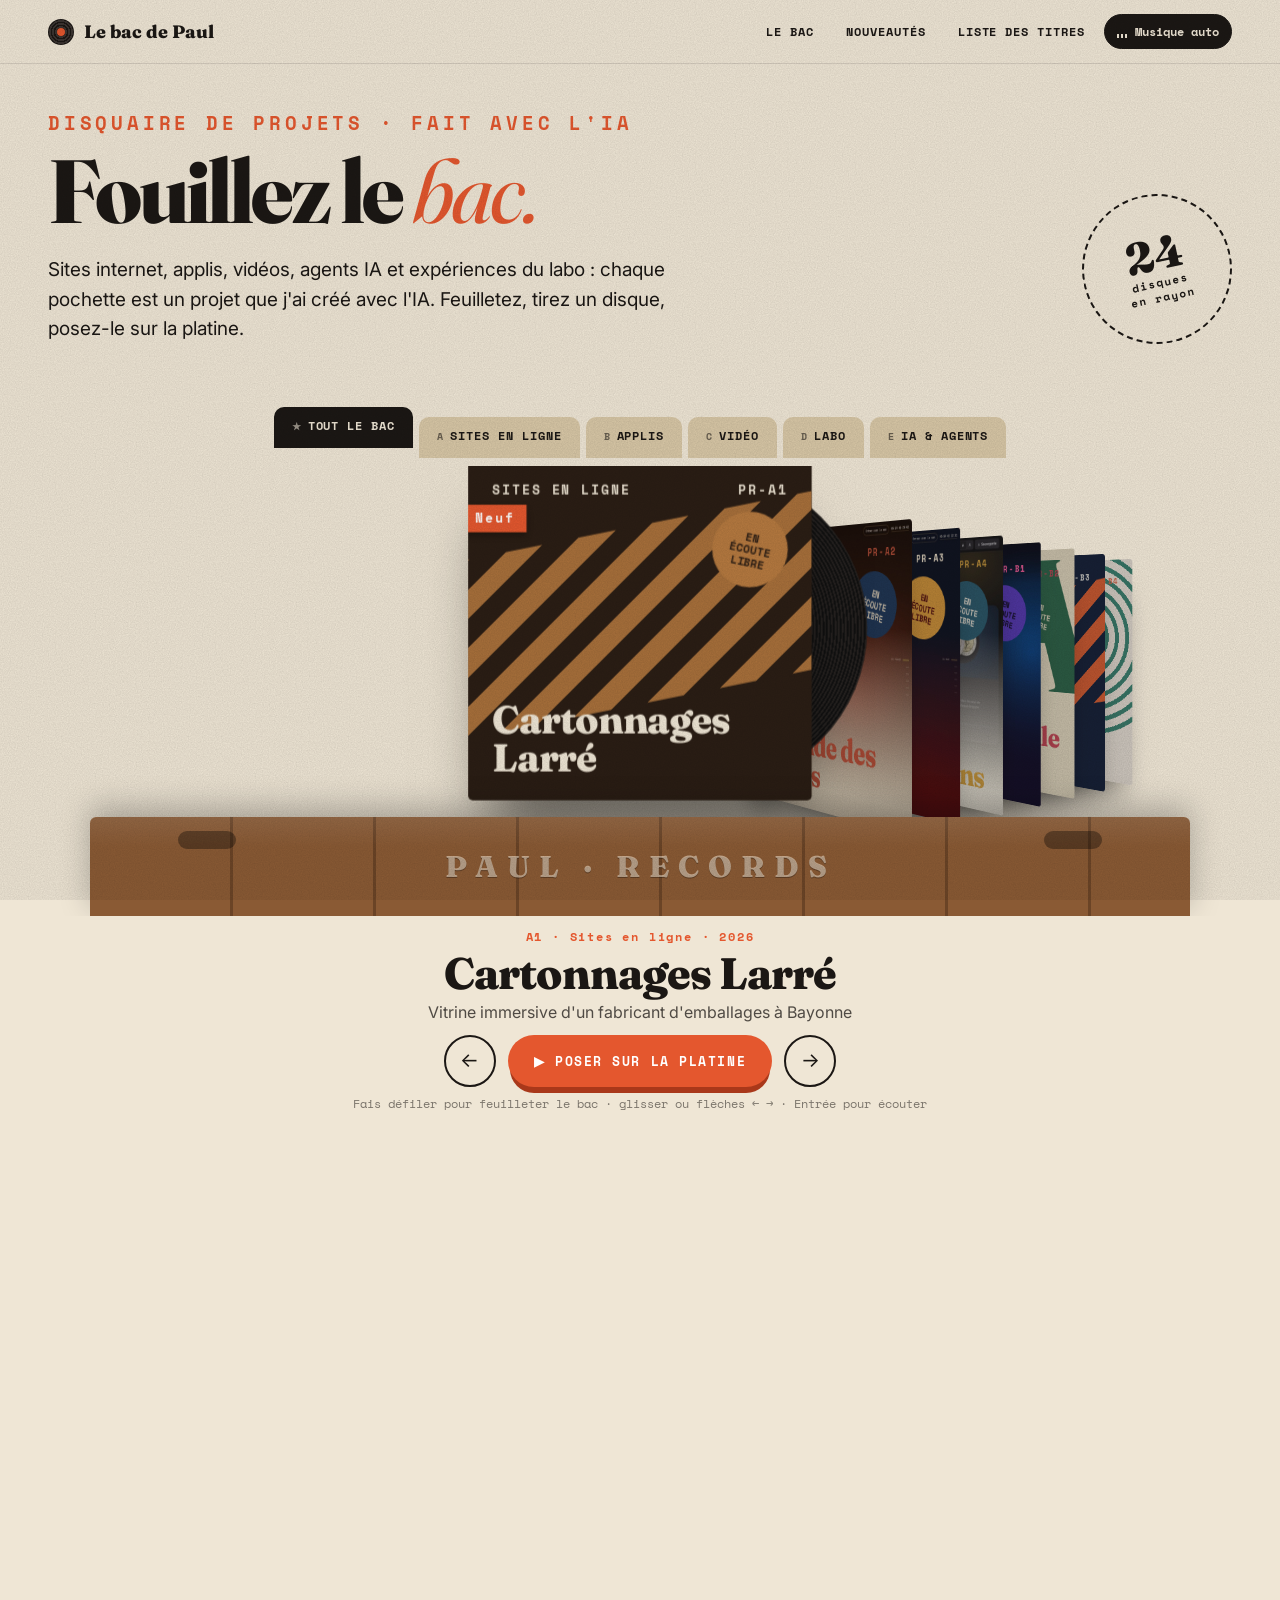
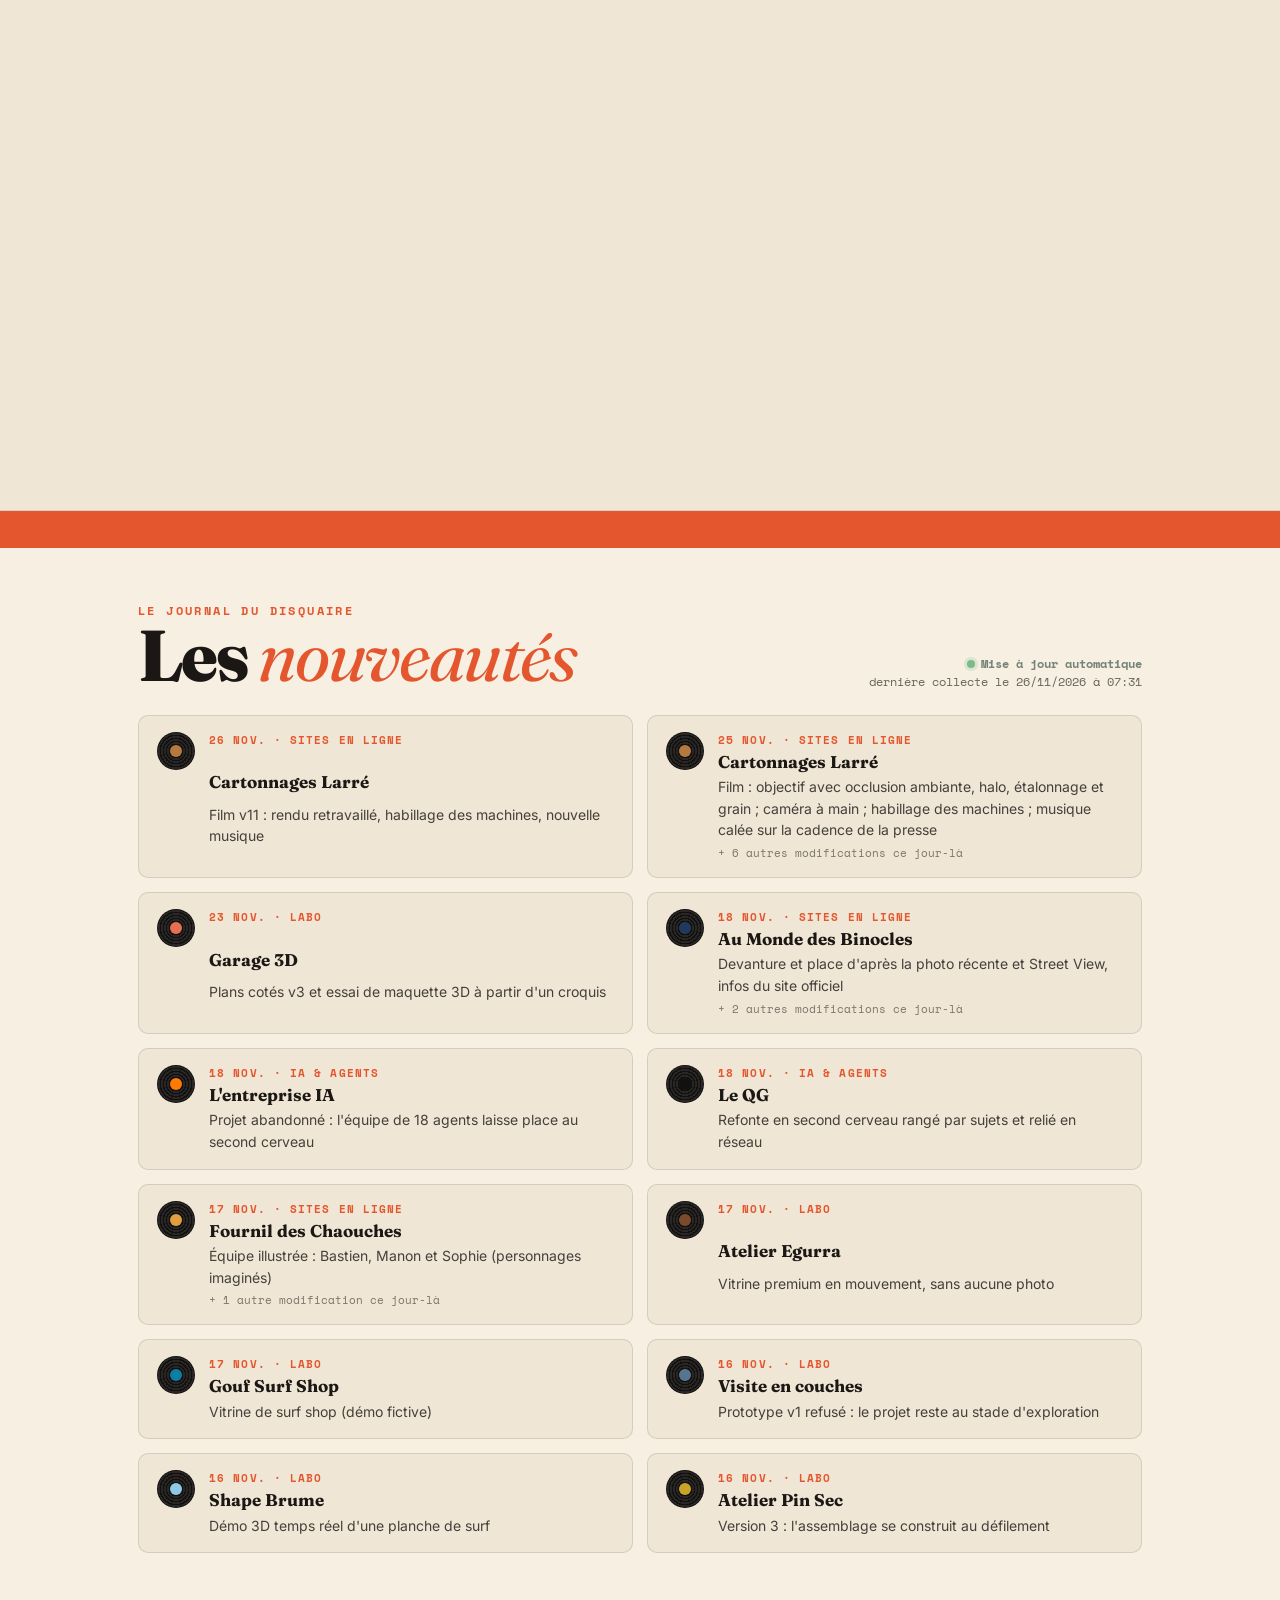
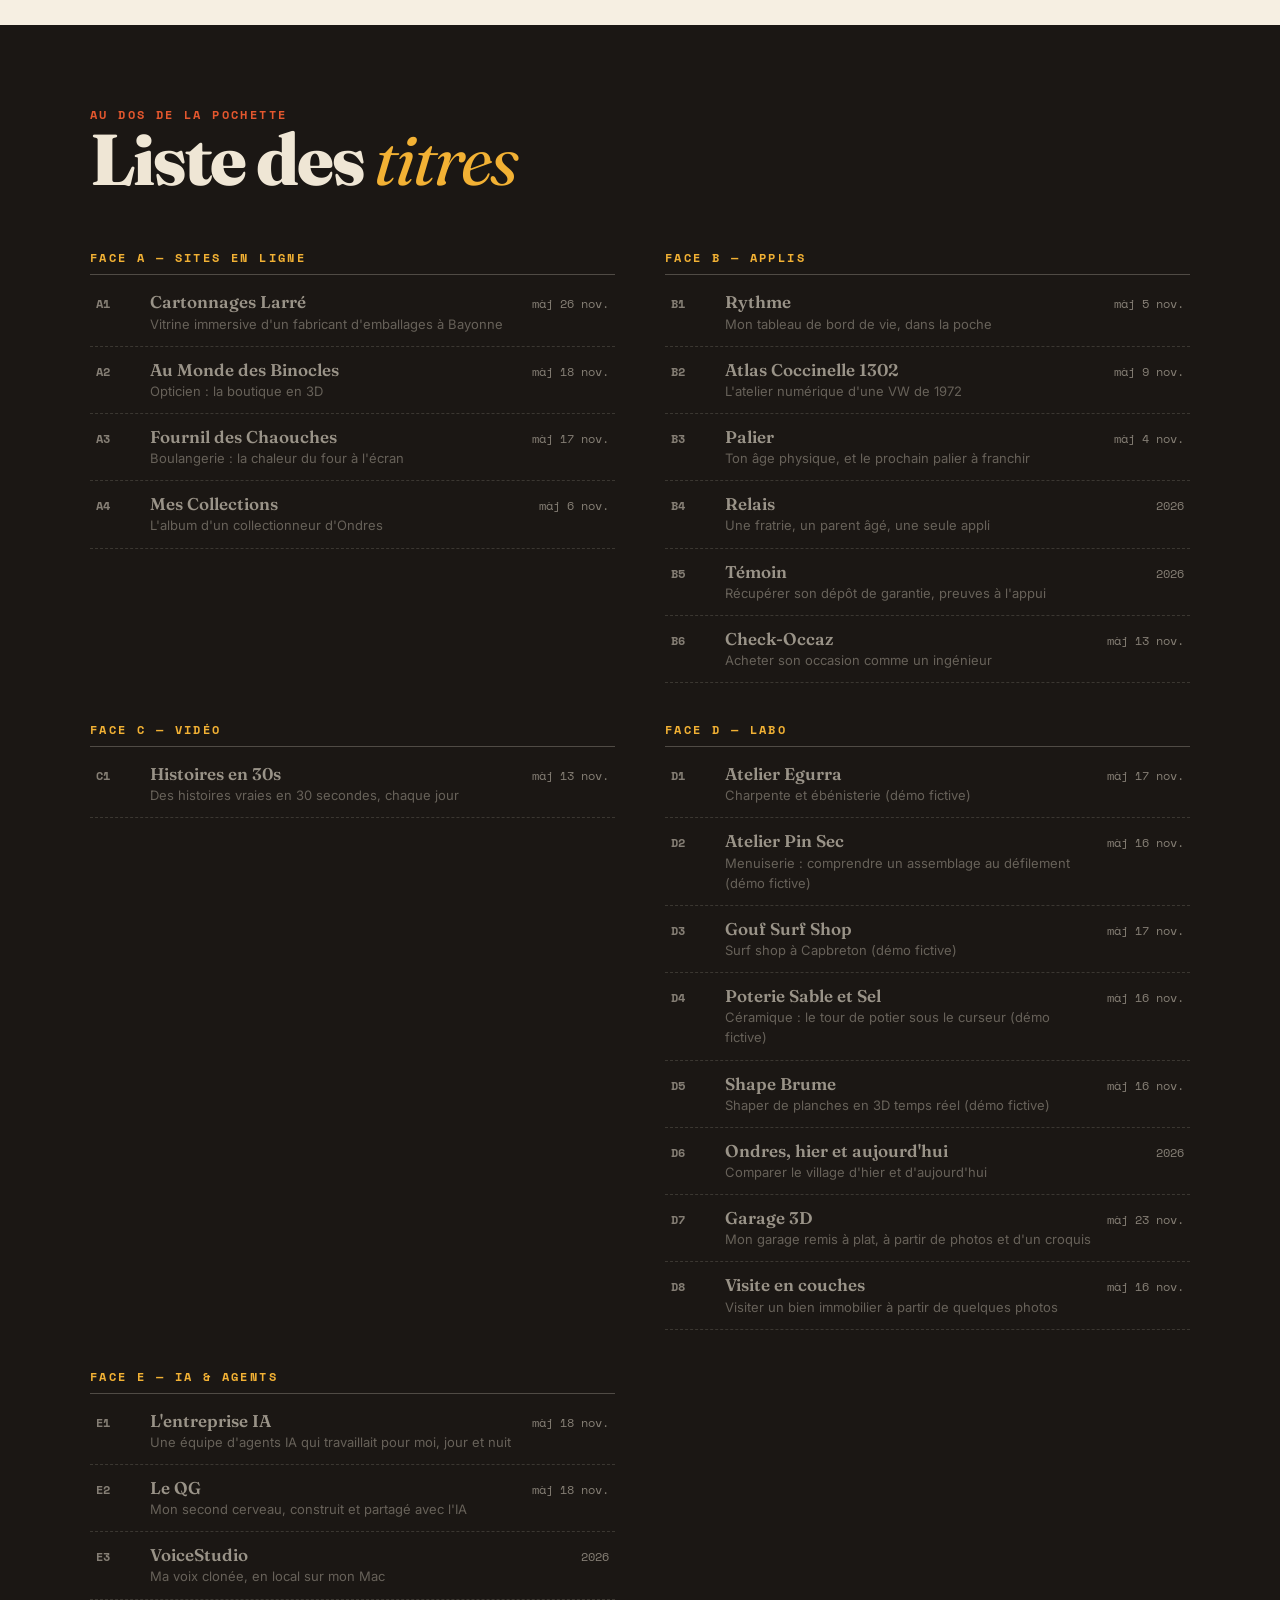
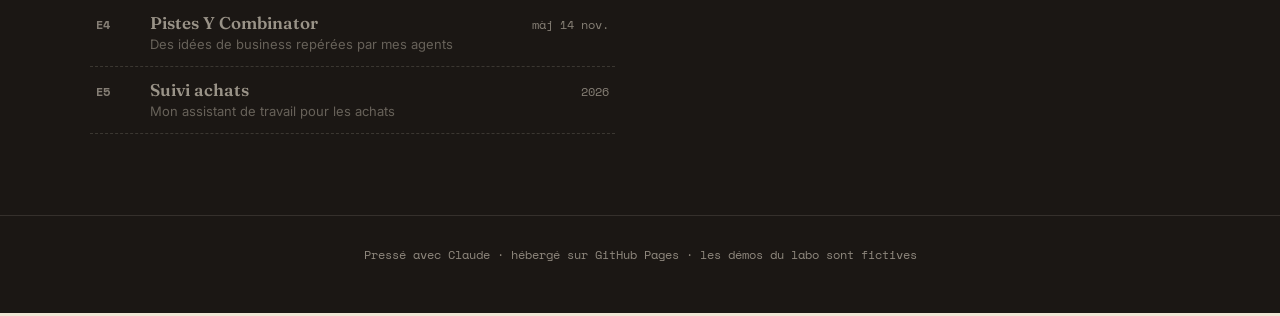
<file: index.html>
<!doctype html>
<html lang="fr">
<head>
<meta charset="utf-8">
<meta name="viewport" content="width=device-width,initial-scale=1">
<title>Le bac à projets de Paul — sites, applis et créations IA</title>
<meta name="description" content="Fouillez le bac : sites internet, applications, vidéos et prototypes créés par Paul avec l'IA.">
<meta name="theme-color" content="#efe6d5">
<link rel="icon" href="data:image/svg+xml,%3Csvg xmlns='http://www.w3.org/2000/svg' viewBox='0 0 32 32'%3E%3Ccircle cx='16' cy='16' r='15' fill='%231b1714'/%3E%3Ccircle cx='16' cy='16' r='5' fill='%23e4572e'/%3E%3C/svg%3E">
<link rel="preconnect" href="https://fonts.googleapis.com"><link rel="preconnect" href="https://fonts.gstatic.com" crossorigin>
<link href="https://fonts.googleapis.com/css2?family=Fraunces:ital,opsz,wght@0,9..144,400;0,9..144,600;0,9..144,800;1,9..144,400&family=Inter:wght@400;600&family=Space+Mono:wght@400;700&display=swap" rel="stylesheet">
<link rel="stylesheet" href="style.css?v=11">
<script>
/* Mise à jour automatique : si une version plus récente est en ligne, on la charge
   (le navigateur garde sinon l'ancienne page jusqu'à 10 minutes). */
window.BAC_VERSION = 11;
fetch("version.json", { cache: "no-store" }).then(r => r.json()).then(v => {
  if (v.version > window.BAC_VERSION) {
    const u = new URL(location.href); u.searchParams.set("v", v.version);
    if (u.href !== location.href) location.replace(u.href);
  }
}).catch(() => {});
</script>
</head>
<body>
<header class="top">
  <a class="logo" href="#bac"><i></i>Le bac de Paul</a>
  <nav>
    <a href="#bac">Le bac</a>
    <a href="#nouveautes">Nouveautés</a>
    <a href="#titres">Liste des titres</a>
    <button class="sound" id="sound" aria-pressed="true" title="Lancer automatiquement la bande-son de chaque disque"><span class="eq"><b></b><b></b><b></b></span><span id="soundTxt">Musique auto</span></button>
  </nav>
</header>

<main>
  <section class="hero">
    <div>
      <p class="kicker">Disquaire de projets · fait avec l'IA</p>
      <h1>Fouillez <br>le <em>bac.</em></h1>
      <p>Sites internet, applis, vidéos, agents IA et expériences du labo : chaque pochette est un projet que j'ai créé avec l'IA. Feuilletez, tirez un disque, posez-le sur la platine.</p>
    </div>
    <div class="stamp"><div><b id="count">0</b>disques<br>en rayon</div></div>
  </section>

  <section id="bac" class="bac-scroll" aria-label="Le bac à disques">
   <div class="bac-sticky">
    <div class="dividers" id="dividers" role="toolbar" aria-label="Filtrer par face"></div>
    <div class="crate" id="crate">
      <div class="rail" id="rail"></div>
      <div class="crate-front"><span>Paul · Records</span></div>
    </div>
    <div class="now" aria-live="polite">
      <div class="n" id="nowN"></div>
      <h2 id="nowT"></h2>
      <p id="nowS"></p>
    </div>
    <div class="controls">
      <button class="ctl" id="prev" aria-label="Disque précédent">←</button>
      <button class="play" id="play">▶ Poser sur la platine</button>
      <button class="ctl" id="next" aria-label="Disque suivant">→</button>
    </div>
    <p class="hint">Fais défiler pour feuilleter le bac · glisser ou flèches ← → · Entrée pour écouter</p>
   </div>
  </section>

  <section class="news" id="nouveautes" hidden>
    <div class="ticker" aria-hidden="true"><div class="ticker-in" id="ticker"></div></div>
    <div class="inner">
      <div class="news-head">
        <div><p class="kicker">Le journal du disquaire</p><h2>Les <em>nouveautés</em></h2></div>
        <p class="stamp-auto" id="newsStamp"></p>
      </div>
      <ol class="feed" id="feed"></ol>
    </div>
  </section>

  <section class="tracklist" id="titres">
    <div class="inner">
      <p class="kicker">Au dos de la pochette</p>
      <h2>Liste des <em>titres</em></h2>
      <div class="sides" id="sides"></div>
    </div>
  </section>
</main>
<footer>Pressé avec Claude · hébergé sur GitHub Pages · les démos du labo sont fictives</footer>

<div class="player" id="player" role="dialog" aria-modal="true" aria-labelledby="pTitle" aria-hidden="true">
  <button class="close" id="close">Ranger le disque ✕</button>
  <div class="deck">
    <div class="tt-wrap">
    <div class="tt">
      <div class="platter"><div class="vinyl" id="vinyl" title="Fais tourner le disque à la main pour scratcher"><div class="label" id="vlabel"></div></div></div>
      <div class="arm-rest" aria-hidden="true"></div>
      <div class="arm" title="Glisse le diamant sur le disque pour lancer la musique"><i></i></div>
      <div class="knob" aria-hidden="true"></div>
      <div class="ss-wrap">
        <button class="ss" id="ss" aria-pressed="false" aria-label="Start" title="Start / Stop (barre d'espace)"></button>
        <span class="ss-txt">Start · Stop</span>
      </div>
      <span class="strobe" aria-hidden="true"></span>
      <span class="brand" aria-hidden="true">Paul · Records</span>
    </div>
    <p class="deck-tip">Appuie sur Start, ou glisse le diamant sur le disque. Fais tourner le vinyle à la main pour scratcher.</p>
    </div>
    <article class="notes" id="notes">
      <figure class="polaroid" id="polaroid" hidden><img id="pImg" alt=""><figcaption>aperçu</figcaption></figure>
      <div class="n"><span id="pN"></span><span id="pY"></span></div>
      <h2 id="pTitle"></h2>
      <p class="tag" id="pTag"></p>
      <p class="desc" id="pDesc"></p>
      <h4>Pistes</h4><ol id="pTracks"></ol>
      <h4>Matériel</h4><div class="chips" id="pTech"></div>
      <div class="spot" id="pSpot" hidden><h4>Bande-son <span id="pSong"></span></h4><div class="spot-player"></div></div>
      <div class="btns" id="pLinks"></div>
      <div class="pnav"><button id="pPrev">← Disque précédent</button><button id="pNext">Disque suivant →</button></div>
    </article>
  </div>
</div>

<script src="projects.js?v=11"></script>
<script src="app.js?v=11"></script>
</body>
</html>
</file>
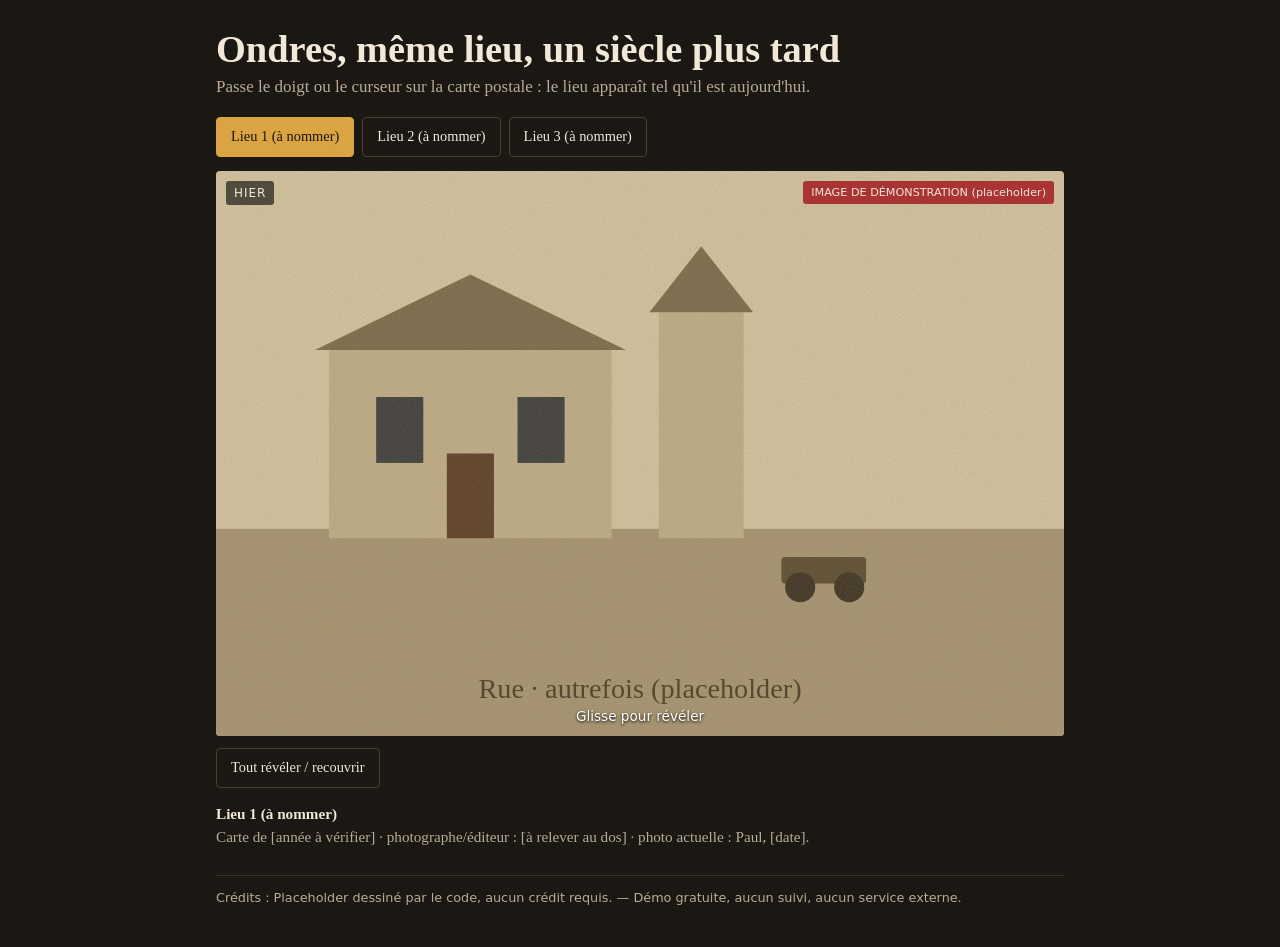
<file: labo/ondres/index.html>
<!doctype html>
<html lang="fr">
<head>
<meta charset="utf-8">
<meta name="viewport" content="width=device-width, initial-scale=1">
<title>Ondres, hier et aujourd'hui (démo)</title>
<style>
:root{--bg:#1b1713;--fg:#f1e8d8;--muted:#b9ab94;--accent:#d9a441}
*{box-sizing:border-box}
body{margin:0;background:var(--bg);color:var(--fg);font:17px/1.5 Georgia,"Times New Roman",serif;min-height:100vh}
main{max-width:880px;margin:0 auto;padding:20px 16px 40px}
h1{font-size:clamp(1.6rem,5vw,2.4rem);line-height:1.1;margin:.2em 0 .1em}
.sub{color:var(--muted);margin:0 0 18px}
nav{display:flex;gap:8px;flex-wrap:wrap;margin-bottom:14px}
nav button,.tools button{font:inherit;font-size:.9rem;padding:8px 14px;border:1px solid #4a4033;background:transparent;color:var(--fg);border-radius:4px;cursor:pointer}
nav button[aria-pressed=true]{background:var(--accent);color:#1b1713;border-color:var(--accent)}
button:focus-visible,#stage:focus-visible{outline:3px solid var(--accent);outline-offset:2px}
#stage{position:relative;width:100%;aspect-ratio:3/2;overflow:hidden;border-radius:4px;background:#000;touch-action:none;cursor:none;user-select:none;-webkit-user-select:none}
#stage img{position:absolute;inset:0;width:100%;height:100%;object-fit:cover;display:block;pointer-events:none}
#now{--x:50%;--y:50%;--r:0px;
 -webkit-mask-image:radial-gradient(circle var(--r) at var(--x) var(--y),#000 70%,transparent 100%);
 mask-image:radial-gradient(circle var(--r) at var(--x) var(--y),#000 70%,transparent 100%)}
.tag{position:absolute;top:10px;left:10px;font:.75rem/1 system-ui,sans-serif;letter-spacing:.08em;text-transform:uppercase;background:rgba(0,0,0,.6);padding:6px 8px;border-radius:3px}
.ph{position:absolute;right:10px;top:10px;font:.7rem/1 system-ui,sans-serif;background:#a33;padding:6px 8px;border-radius:3px}
.hint{position:absolute;inset:auto 0 12px 0;text-align:center;font:.85rem system-ui,sans-serif;color:#fff;text-shadow:0 1px 3px #000;pointer-events:none;transition:opacity .4s}
.hint.off{opacity:0}
.tools{display:flex;gap:8px;margin:12px 0}
.cap{color:var(--muted);font-size:.95rem}
.cap strong{color:var(--fg)}
footer{margin-top:26px;color:var(--muted);font:.8rem/1.5 system-ui,sans-serif;border-top:1px solid #3a3027;padding-top:12px}
@media (prefers-reduced-motion:reduce){.hint{transition:none}}
</style>
</head>
<body>
<main>
<h1 id="titre">Ondres, même lieu, un siècle plus tard</h1>
<p class="sub">Passe le doigt ou le curseur sur la carte postale : le lieu apparaît tel qu'il est aujourd'hui.</p>
<nav id="lieux" aria-label="Choisir un lieu"></nav>

<div id="stage" tabindex="0" role="img" aria-label="Carte postale ancienne ; déplace le pointeur ou les flèches du clavier pour révéler la photo actuelle">
  <img id="then" alt="">
  <img id="now" alt="">
  <span class="tag" id="tag">Hier</span>
  <span class="ph" id="ph" hidden>IMAGE DE DÉMONSTRATION (placeholder)</span>
  <div class="hint" id="hint">Glisse pour révéler</div>
</div>

<div class="tools">
  <button id="all" type="button">Tout révéler / recouvrir</button>
</div>
<p class="cap" id="cap"></p>

<footer id="credits"></footer>
</main>

<script>
/* ============ CONFIG : à remplir par Paul (rien d'inventé ici) ============
   Pour chaque lieu : then = carte postale ancienne, now = photo actuelle, même cadrage.
   Laisser then/now vides = placeholder dessiné par le code (aucune image externe).
   Avant toute mise en ligne : droits de chaque carte vérifiés (voir la note de livrable). */
const LIEUX = [
  { nom:"Lieu 1 (à nommer)", then:"", now:"",
    legende:"Carte de [année à vérifier] · photographe/éditeur : [à relever au dos] · photo actuelle : Paul, [date].",
    credit:"Placeholder dessiné par le code, aucun crédit requis." },
  { nom:"Lieu 2 (à nommer)", then:"", now:"",
    legende:"Carte de [année à vérifier] · photographe/éditeur : [à relever au dos] · photo actuelle : Paul, [date].",
    credit:"Placeholder dessiné par le code, aucun crédit requis." },
  { nom:"Lieu 3 (à nommer)", then:"", now:"",
    legende:"Carte de [année à vérifier] · photographe/éditeur : [à relever au dos] · photo actuelle : Paul, [date].",
    credit:"Placeholder dessiné par le code, aucun crédit requis." }
];
const RAYON = 110;   // taille de la loupe en px (réglable)
/* ======================================================================= */

const $ = id => document.getElementById(id);
const stage=$("stage"), then=$("then"), now=$("now"), hint=$("hint");
let courant=0, ouvert=false, px=.5, py=.5;

/* Placeholders : SVG en data-URI, deux versions d'une même rue. */
function placeholder(i, apres){
  const t = ["Rue","Place","Église"][i%3];
  const ciel = apres ? "#7fb2d9" : "#d8c8a4", sol = apres ? "#6d6d72" : "#a89572";
  const mur = apres ? "#e8e2d6" : "#c2b08a", toit = apres ? "#b5523b" : "#7a6a4c";
  const voiture = apres ? `<rect x="560" y="400" width="130" height="38" rx="10" fill="#2c5f9e"/><rect x="590" y="378" width="70" height="28" rx="8" fill="#2c5f9e"/><circle cx="590" cy="440" r="14" fill="#111"/><circle cx="662" cy="440" r="14" fill="#111"/>
     <rect x="60" y="150" width="10" height="250" fill="#555"/><rect x="40" y="145" width="50" height="10" fill="#555"/>`
     : `<rect x="600" y="410" width="90" height="28" rx="4" fill="#5a4a30"/><circle cx="620" cy="442" r="16" fill="#3a2f20"/><circle cx="672" cy="442" r="16" fill="#3a2f20"/>`;
  const grain = apres ? "" : `<filter id="g"><feTurbulence type="fractalNoise" baseFrequency=".9" numOctaves="2"/><feColorMatrix values="0 0 0 0 .3  0 0 0 0 .25  0 0 0 0 .15  0 0 0 .35 0"/></filter><rect width="900" height="600" filter="url(#g)"/>`;
  const svg = `<svg xmlns="http://www.w3.org/2000/svg" viewBox="0 0 900 600">
   <rect width="900" height="600" fill="${ciel}"/>
   <rect y="380" width="900" height="220" fill="${sol}"/>
   <rect x="120" y="190" width="300" height="200" fill="${mur}"/>
   <polygon points="105,190 270,110 435,190" fill="${toit}"/>
   <rect x="170" y="240" width="50" height="70" fill="#3a3a3a"/><rect x="320" y="240" width="50" height="70" fill="#3a3a3a"/>
   <rect x="245" y="300" width="50" height="90" fill="#5b3b24"/>
   <rect x="470" y="150" width="90" height="240" fill="${mur}"/><polygon points="460,150 515,80 570,150" fill="${toit}"/>
   ${voiture}
   ${grain}
   <text x="450" y="560" text-anchor="middle" font-family="Georgia,serif" font-size="30" fill="${apres?"#fff":"#4a3d26"}" opacity=".85">${t} · ${apres?"aujourd'hui":"autrefois"} (placeholder)</text>
  </svg>`;
  return "data:image/svg+xml;charset=utf-8," + encodeURIComponent(svg);
}

function charger(i){
  courant=i; ouvert=false;
  const L=LIEUX[i], vrai = L.then && L.now;
  then.src = vrai ? L.then : placeholder(i,false);
  now.src  = vrai ? L.now  : placeholder(i,true);
  if(vrai){ then.alt="Carte postale ancienne : "+L.nom; now.alt="Photo actuelle : "+L.nom; }
  else { then.alt=now.alt=""; }
  $("ph").hidden = !!vrai;
  $("cap").innerHTML = "<strong>"+L.nom+"</strong><br>"+L.legende;
  $("credits").textContent = "Crédits : "+L.credit+" — Démo gratuite, aucun suivi, aucun service externe.";
  document.querySelectorAll("#lieux button").forEach((b,k)=>b.setAttribute("aria-pressed",k===i));
  hint.classList.remove("off");
  rayon(0);
}
function rayon(r){ now.style.setProperty("--r", r+"px"); }
function pos(x,y){
  px=x; py=y;
  now.style.setProperty("--x",(x*100)+"%"); now.style.setProperty("--y",(y*100)+"%");
  $("tag").textContent = "Aujourd'hui";
}
function suivre(e){
  const b=stage.getBoundingClientRect();
  pos((e.clientX-b.left)/b.width,(e.clientY-b.top)/b.height);
  const r = Math.max(RAYON, RAYON*(b.width/600));   // loupe proportionnelle sur grand écran
  rayon(ouvert ? Math.hypot(b.width,b.height) : r);
  hint.classList.add("off");
}
stage.addEventListener("pointerdown",e=>{stage.setPointerCapture(e.pointerId);suivre(e)});
stage.addEventListener("pointermove",suivre);
stage.addEventListener("pointerleave",e=>{ if(!ouvert){rayon(0);$("tag").textContent="Hier"} });
stage.addEventListener("pointerup",e=>{ if(e.pointerType!=="mouse" && !ouvert){rayon(0);$("tag").textContent="Hier"} });
stage.addEventListener("keydown",e=>{
  const pas=.06, k=e.key;
  if(k==="ArrowLeft") px-=pas; else if(k==="ArrowRight") px+=pas;
  else if(k==="ArrowUp") py-=pas; else if(k==="ArrowDown") py+=pas;
  else if(k===" "||k==="Enter"){ basculer(); e.preventDefault(); return; }
  else return;
  e.preventDefault();
  px=Math.min(1,Math.max(0,px)); py=Math.min(1,Math.max(0,py));
  pos(px,py); rayon(ouvert?3000:RAYON*1.4); hint.classList.add("off");
});
function basculer(){
  ouvert=!ouvert;
  rayon(ouvert?3000:0);
  $("tag").textContent = ouvert ? "Aujourd'hui" : "Hier";
  hint.classList.add("off");
}
$("all").addEventListener("click",basculer);

LIEUX.forEach((L,i)=>{
  const b=document.createElement("button"); b.type="button"; b.textContent=L.nom;
  b.onclick=()=>charger(i); $("lieux").appendChild(b);
});
charger(0);
</script>
</body>
</html>
</file>
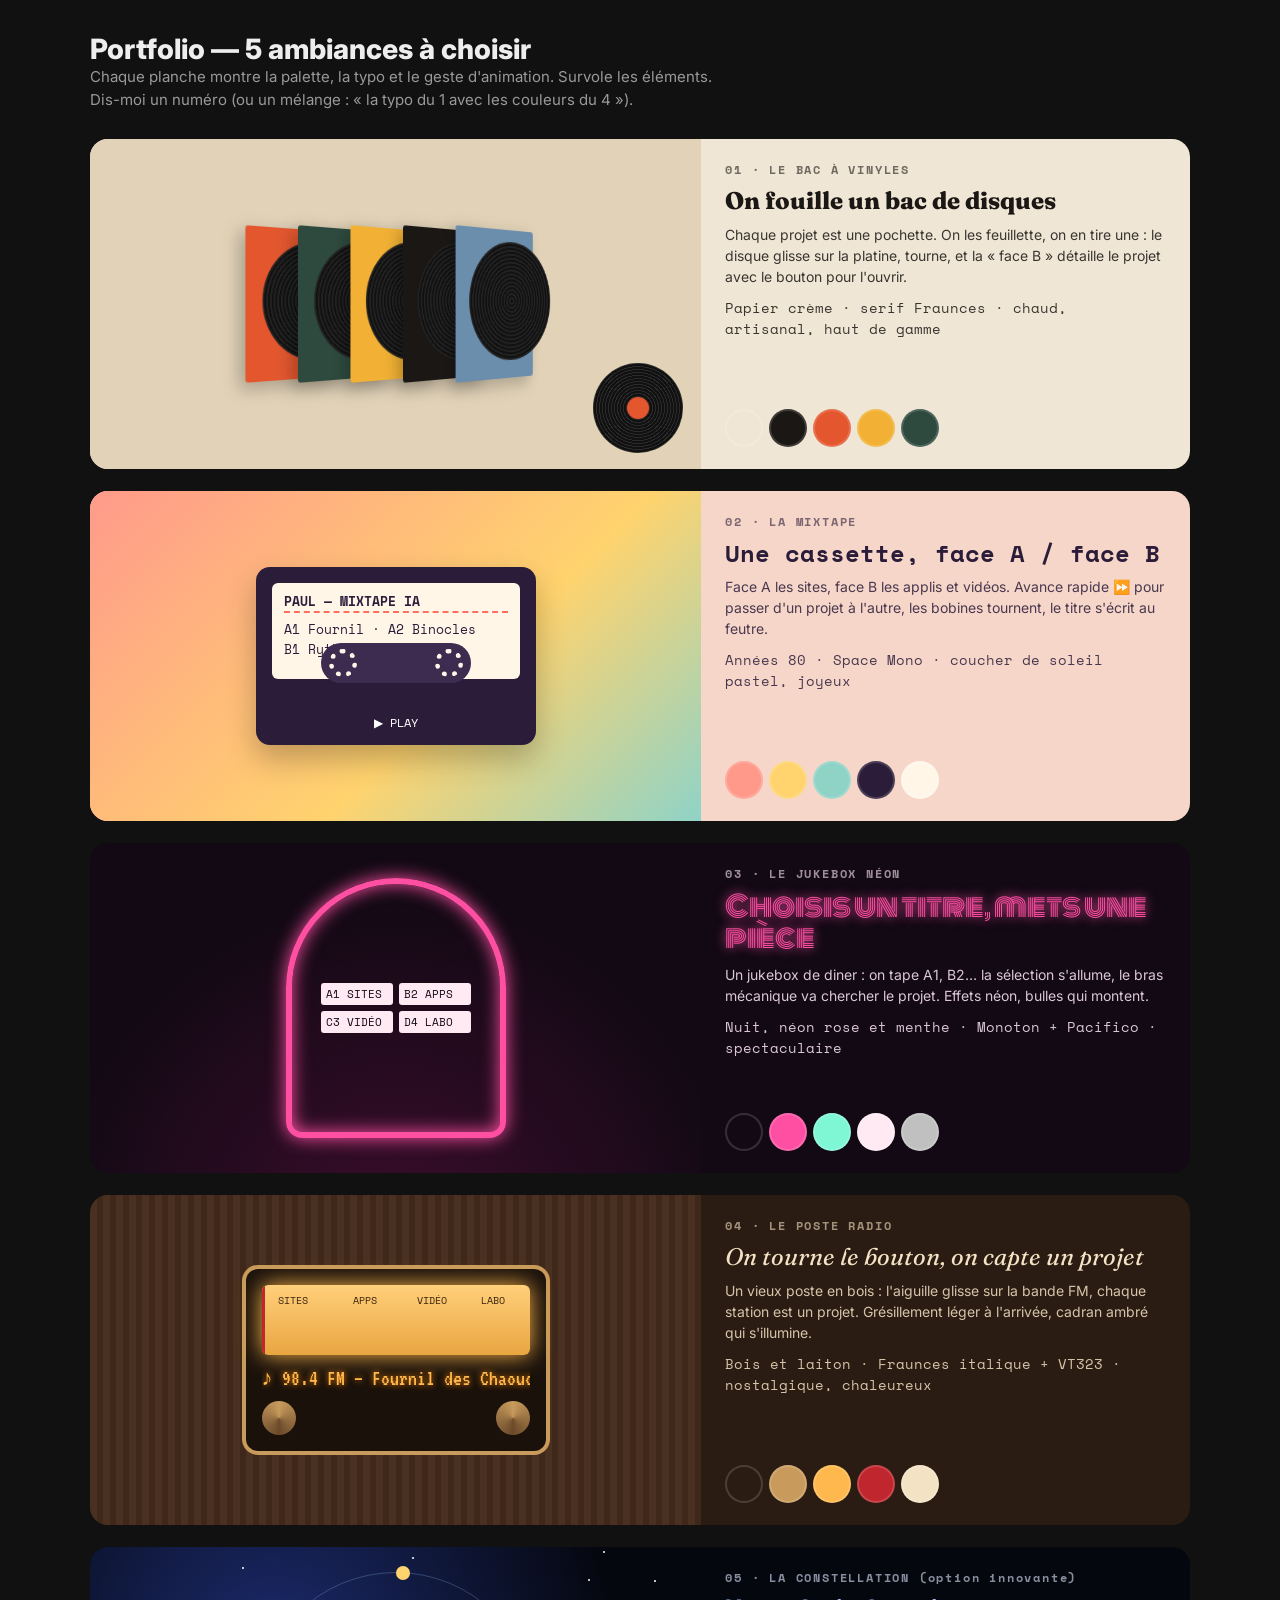
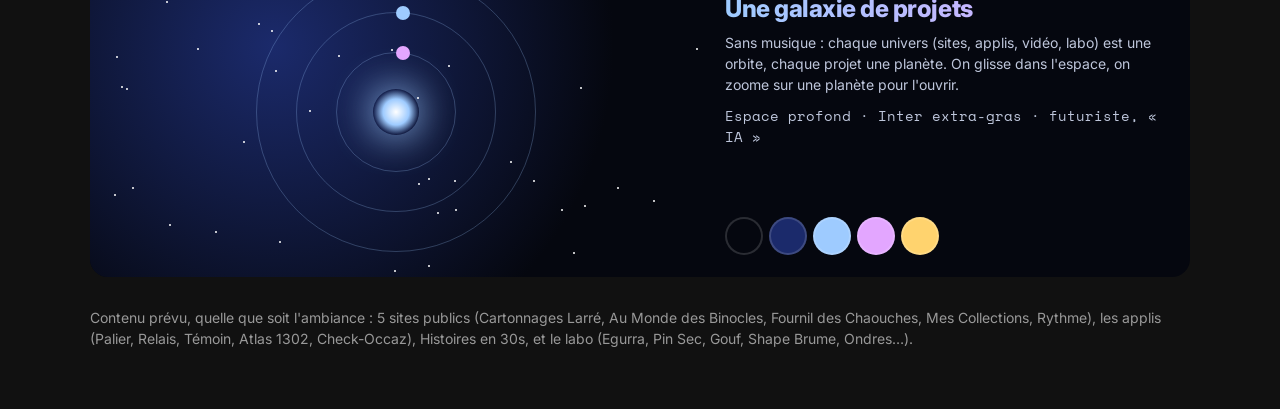
<file: moodboards.html>
<!doctype html>
<html lang="fr"><head><meta charset="utf-8"><meta name="viewport" content="width=device-width,initial-scale=1">
<title>Portfolio de Paul — moodboards</title>
<link rel="preconnect" href="https://fonts.googleapis.com">
<link href="https://fonts.googleapis.com/css2?family=Fraunces:opsz,wght@9..144,400;9..144,800&family=Space+Mono:wght@400;700&family=Monoton&family=Pacifico&family=Inter:wght@400;600;800&family=VT323&display=swap" rel="stylesheet">
<style>
*{box-sizing:border-box;margin:0}
body{background:#111;color:#eee;font:15px/1.5 Inter,system-ui,sans-serif;padding:32px 20px 60px}
header{max-width:1100px;margin:0 auto 28px}
header h1{font:800 28px Inter}header p{color:#999;max-width:70ch}
.grid{max-width:1100px;margin:auto;display:grid;gap:22px}
.board{border-radius:18px;overflow:hidden;display:grid;grid-template-columns:1.25fr 1fr;min-height:330px}
@media(max-width:760px){.board{grid-template-columns:1fr}}
.stage{position:relative;overflow:hidden;display:grid;place-items:center}
.info{padding:22px 24px;display:flex;flex-direction:column;gap:10px}
.info h2{font-size:24px;line-height:1.1}.num{font:700 12px 'Space Mono';opacity:.6;letter-spacing:.15em}
.info p{font-size:14px;opacity:.85}
.sw{display:flex;gap:6px;margin-top:auto}.sw i{width:38px;height:38px;border-radius:50%;border:2px solid rgba(255,255,255,.15)}
.tags{font:12px 'Space Mono';opacity:.7}
/* 1 Bac à vinyles */
.b1{background:#efe6d5;color:#1b1714}.b1 .stage{background:#e2d3b8}
.b1 h2{font-family:Fraunces;font-weight:800}
.crate{display:flex;perspective:700px;gap:0}
.sleeve{width:110px;height:150px;margin-left:-60px;border-radius:3px;transform:rotateY(38deg);box-shadow:-6px 6px 18px rgba(0,0,0,.25);transition:.4s;position:relative}
.sleeve:first-child{margin-left:0}.sleeve:hover{transform:rotateY(0) translateY(-34px) scale(1.08);z-index:2}
.sleeve::after{content:"";position:absolute;right:-28px;top:12px;width:120px;height:120px;border-radius:50%;background:repeating-radial-gradient(#111 0 2px,#222 2px 4px);z-index:-1;transition:.4s}
.sleeve:hover::after{right:-70px;animation:spin 2s linear infinite}
.turn{position:absolute;right:18px;bottom:16px;width:90px;height:90px;border-radius:50%;background:repeating-radial-gradient(#111 0 2px,#2a2a2a 2px 3px);animation:spin 1.8s linear infinite}
.turn::after{content:"";position:absolute;inset:34px;border-radius:50%;background:#e4572e}
/* 2 Mixtape */
.b2{background:#f6d6c8;color:#2b1d3a}.b2 .stage{background:linear-gradient(135deg,#ff9a8b,#ffd36e 60%,#8fd3c7)}
.b2 h2{font-family:'Space Mono';font-weight:700}
.tape{width:280px;height:178px;background:#2b1d3a;border-radius:14px;padding:16px;position:relative;box-shadow:0 14px 30px rgba(0,0,0,.25)}
.label{background:#fff6e8;border-radius:6px;height:96px;padding:8px 12px;font:13px 'Space Mono';color:#2b1d3a}
.label b{display:block;border-bottom:2px dashed #ff6f61;margin-bottom:6px}
.win{position:absolute;left:50%;top:76px;transform:translateX(-50%);width:150px;height:40px;background:#3d2c50;border-radius:20px;display:flex;justify-content:space-between;align-items:center;padding:0 8px}
.reel{width:28px;height:28px;border-radius:50%;border:5px dotted #fff6e8;animation:spin 3s linear infinite}
.track{position:absolute;bottom:14px;left:0;right:0;text-align:center;font:12px 'Space Mono';color:#fff;animation:blink 1.2s steps(2) infinite}
/* 3 Jukebox néon */
.b3{background:#120914;color:#ffe9f3}.b3 .stage{background:radial-gradient(circle at 50% 120%,#3b0d2c,#120914 70%)}
.b3 h2{font-family:Monoton;font-weight:400;font-size:28px;color:#ff4fa3;text-shadow:0 0 12px #ff4fa3}
.juke{width:220px;height:260px;border-radius:110px 110px 16px 16px;border:6px solid #ff4fa3;box-shadow:0 0 18px #ff4fa3,inset 0 0 18px #ff4fa3;display:grid;place-items:center;animation:glow 2.4s ease-in-out infinite}
.slots{display:grid;grid-template-columns:1fr 1fr;gap:6px;width:150px}
.slots span{font:11px 'Space Mono';background:#ffe9f3;color:#120914;border-radius:3px;padding:3px 5px;animation:sel 4s infinite}
.slots span:nth-child(2){animation-delay:1s}.slots span:nth-child(3){animation-delay:2s}.slots span:nth-child(4){animation-delay:3s}
.bub{position:absolute;bottom:-20px;width:10px;height:10px;border-radius:50%;background:#7ff6d4;box-shadow:0 0 8px #7ff6d4;animation:up 4s linear infinite}
/* 4 Radio FM */
.b4{background:#2a1c12;color:#f3e2c4}.b4 .stage{background:repeating-linear-gradient(90deg,#4a3020 0 7px,#3f281a 7px 13px)}
.b4 h2{font-family:Fraunces;font-weight:400;font-style:italic}
.radio{width:300px;background:#1a110b;border-radius:12px;padding:16px;box-shadow:0 0 0 4px #c89b5c}
.dial{height:70px;background:linear-gradient(#ffcf7a,#e9a641);border-radius:6px;position:relative;box-shadow:0 0 22px #ffb84d;overflow:hidden}
.dial small{position:absolute;top:8px;font:10px 'Space Mono';color:#3a2410}
.needle{position:absolute;top:0;bottom:0;width:3px;background:#c0262d;animation:tune 6s ease-in-out infinite}
.now{margin-top:10px;font:22px VT323;color:#ffb84d;text-shadow:0 0 6px #ff8a00;white-space:nowrap;overflow:hidden}
.knobs{display:flex;justify-content:space-between;margin-top:10px}.knobs i{width:34px;height:34px;border-radius:50%;background:conic-gradient(#c89b5c,#6b4a2a,#c89b5c);animation:wob 6s ease-in-out infinite}
/* 5 Constellation */
.b5{background:#05070f;color:#dfe8ff}.b5 .stage{background:radial-gradient(circle at 30% 30%,#1b2a6b,#05070f 70%)}
.b5 h2{font-weight:800;letter-spacing:-.02em;background:linear-gradient(90deg,#9ecbff,#e3a6ff);-webkit-background-clip:text;color:transparent}
.orbit{position:absolute;border:1px solid rgba(158,203,255,.25);border-radius:50%;animation:spin linear infinite}
.orbit b{position:absolute;top:-7px;left:50%;width:14px;height:14px;border-radius:50%}
.core{width:46px;height:46px;border-radius:50%;background:radial-gradient(#fff,#9ecbff 40%,transparent 70%);box-shadow:0 0 40px #9ecbff}
.star{position:absolute;width:2px;height:2px;background:#fff;border-radius:50%;animation:blink 2s infinite}
@keyframes spin{to{transform:rotate(360deg)}}
@keyframes blink{50%{opacity:.25}}
@keyframes glow{50%{box-shadow:0 0 34px #ff4fa3,inset 0 0 30px #ff4fa3}}
@keyframes sel{0%,20%{background:#7ff6d4}25%,100%{background:#ffe9f3}}
@keyframes up{to{transform:translateY(-360px);opacity:0}}
@keyframes tune{0%{left:8%}30%{left:38%}55%{left:62%}80%{left:88%}100%{left:8%}}
@keyframes wob{50%{transform:rotate(120deg)}}
@media(prefers-reduced-motion:reduce){*{animation:none!important}}
footer{max-width:1100px;margin:30px auto 0;color:#999;font-size:14px}
</style></head><body>
<header><h1>Portfolio — 5 ambiances à choisir</h1>
<p>Chaque planche montre la palette, la typo et le geste d'animation. Survole les éléments. Dis-moi un numéro (ou un mélange : « la typo du 1 avec les couleurs du 4 »).</p></header>
<div class="grid">

<section class="board b1"><div class="stage">
 <div class="crate">
  <div class="sleeve" style="background:#e4572e"></div><div class="sleeve" style="background:#2e4a3f"></div>
  <div class="sleeve" style="background:#f2b134"></div><div class="sleeve" style="background:#1b1714"></div><div class="sleeve" style="background:#6c8ead"></div>
 </div><div class="turn"></div></div>
 <div class="info"><span class="num">01 · LE BAC À VINYLES</span><h2>On fouille un bac de disques</h2>
 <p>Chaque projet est une pochette. On les feuillette, on en tire une : le disque glisse sur la platine, tourne, et la « face B » détaille le projet avec le bouton pour l'ouvrir.</p>
 <p class="tags">Papier crème · serif Fraunces · chaud, artisanal, haut de gamme</p>
 <div class="sw"><i style="background:#efe6d5"></i><i style="background:#1b1714"></i><i style="background:#e4572e"></i><i style="background:#f2b134"></i><i style="background:#2e4a3f"></i></div></div></section>

<section class="board b2"><div class="stage">
 <div class="tape"><div class="label"><b>PAUL — MIXTAPE IA</b>A1 Fournil · A2 Binocles<br>B1 Rythme · B2 TikTok</div>
 <div class="win"><span class="reel"></span><span class="reel"></span></div><div class="track">▶ PLAY</div></div></div>
 <div class="info"><span class="num">02 · LA MIXTAPE</span><h2>Une cassette, face A / face B</h2>
 <p>Face A les sites, face B les applis et vidéos. Avance rapide ⏩ pour passer d'un projet à l'autre, les bobines tournent, le titre s'écrit au feutre.</p>
 <p class="tags">Années 80 · Space Mono · coucher de soleil pastel, joyeux</p>
 <div class="sw"><i style="background:#ff9a8b"></i><i style="background:#ffd36e"></i><i style="background:#8fd3c7"></i><i style="background:#2b1d3a"></i><i style="background:#fff6e8"></i></div></div></section>

<section class="board b3"><div class="stage">
 <div class="juke"><div class="slots"><span>A1 SITES</span><span>B2 APPS</span><span>C3 VIDÉO</span><span>D4 LABO</span></div></div>
 <i class="bub" style="left:20%"></i><i class="bub" style="left:45%;animation-delay:1.3s"></i><i class="bub" style="left:75%;animation-delay:2.6s"></i></div>
 <div class="info"><span class="num">03 · LE JUKEBOX NÉON</span><h2>Choisis un titre, mets une pièce</h2>
 <p>Un jukebox de diner : on tape A1, B2… la sélection s'allume, le bras mécanique va chercher le projet. Effets néon, bulles qui montent.</p>
 <p class="tags">Nuit, néon rose et menthe · Monoton + Pacifico · spectaculaire</p>
 <div class="sw"><i style="background:#120914"></i><i style="background:#ff4fa3"></i><i style="background:#7ff6d4"></i><i style="background:#ffe9f3"></i><i style="background:#c0c0c0"></i></div></div></section>

<section class="board b4"><div class="stage">
 <div class="radio"><div class="dial"><small style="left:6%">SITES</small><small style="left:34%">APPS</small><small style="left:58%">VIDÉO</small><small style="left:82%">LABO</small><div class="needle"></div></div>
 <div class="now">♪ 98.4 FM — Fournil des Chaouches</div><div class="knobs"><i></i><i></i></div></div></div>
 <div class="info"><span class="num">04 · LE POSTE RADIO</span><h2>On tourne le bouton, on capte un projet</h2>
 <p>Un vieux poste en bois : l'aiguille glisse sur la bande FM, chaque station est un projet. Grésillement léger à l'arrivée, cadran ambré qui s'illumine.</p>
 <p class="tags">Bois et laiton · Fraunces italique + VT323 · nostalgique, chaleureux</p>
 <div class="sw"><i style="background:#2a1c12"></i><i style="background:#c89b5c"></i><i style="background:#ffb84d"></i><i style="background:#c0262d"></i><i style="background:#f3e2c4"></i></div></div></section>

<section class="board b5"><div class="stage" id="sky">
 <div class="orbit" style="width:120px;height:120px;animation-duration:9s"><b style="background:#e3a6ff"></b></div>
 <div class="orbit" style="width:200px;height:200px;animation-duration:15s"><b style="background:#9ecbff"></b></div>
 <div class="orbit" style="width:280px;height:280px;animation-duration:24s"><b style="background:#ffd36e"></b></div>
 <div class="core"></div></div>
 <div class="info"><span class="num">05 · LA CONSTELLATION (option innovante)</span><h2>Une galaxie de projets</h2>
 <p>Sans musique : chaque univers (sites, applis, vidéo, labo) est une orbite, chaque projet une planète. On glisse dans l'espace, on zoome sur une planète pour l'ouvrir.</p>
 <p class="tags">Espace profond · Inter extra-gras · futuriste, « IA »</p>
 <div class="sw"><i style="background:#05070f"></i><i style="background:#1b2a6b"></i><i style="background:#9ecbff"></i><i style="background:#e3a6ff"></i><i style="background:#ffd36e"></i></div></div></section>
</div>
<footer>Contenu prévu, quelle que soit l'ambiance : 5 sites publics (Cartonnages Larré, Au Monde des Binocles, Fournil des Chaouches, Mes Collections, Rythme), les applis (Palier, Relais, Témoin, Atlas 1302, Check-Occaz), Histoires en 30s, et le labo (Egurra, Pin Sec, Gouf, Shape Brume, Ondres…).</footer>
<script>const s=document.getElementById('sky');for(let i=0;i<40;i++){const e=document.createElement('i');e.className='star';e.style.left=Math.random()*100+'%';e.style.top=Math.random()*100+'%';e.style.animationDelay=Math.random()*2+'s';s.appendChild(e)}</script>
</body></html>
</file>
<file: style.css>
:root{
  --cream:#efe6d5; --paper:#f6efe2; --ink:#1b1714; --rust:#e4572e; --mustard:#f2b134; --pine:#2e4a3f; --wood:#8a5a34; --wood2:#6b4426;
  --sleeve:min(300px,58vw,calc((100vh - 330px) * .66));
  --serif:"Fraunces",Georgia,serif; --mono:"Space Mono",ui-monospace,monospace; --sans:"Inter",system-ui,sans-serif;
}
*{box-sizing:border-box;margin:0;padding:0}
html{scroll-behavior:smooth}
body{background:var(--cream);color:var(--ink);font:16px/1.55 var(--sans);overflow-x:hidden}
button{font:inherit;color:inherit;background:none;border:0;cursor:pointer}
a{color:inherit}
:focus-visible{outline:3px solid var(--rust);outline-offset:3px}
/* grain */
body::after{content:"";position:fixed;inset:0;pointer-events:none;z-index:50;opacity:.22;mix-blend-mode:multiply;
  background-image:url("data:image/svg+xml,%3Csvg xmlns='http://www.w3.org/2000/svg' width='160' height='160'%3E%3Cfilter id='n'%3E%3CfeTurbulence type='fractalNoise' baseFrequency='.85' numOctaves='3' stitchTiles='stitch'/%3E%3CfeColorMatrix values='0 0 0 0 0 0 0 0 0 0 0 0 0 0 0 0 0 0 .55 0'/%3E%3C/filter%3E%3Crect width='100%25' height='100%25' filter='url(%23n)'/%3E%3C/svg%3E")}

/* ── barre ── */
.top{position:sticky;top:0;z-index:40;display:flex;align-items:center;justify-content:space-between;gap:16px;padding:14px clamp(16px,4vw,48px);background:rgba(239,230,213,.86);backdrop-filter:blur(8px);border-bottom:1px solid rgba(27,23,20,.12)}
.logo{display:flex;align-items:center;gap:10px;font:800 18px var(--serif);text-decoration:none}
.logo i{width:26px;height:26px;border-radius:50%;background:repeating-radial-gradient(var(--ink) 0 1.5px,#3a3330 1.5px 3px);position:relative;animation:spin 6s linear infinite}
.logo i::after{content:"";position:absolute;inset:9px;border-radius:50%;background:var(--rust)}
.top nav{display:flex;gap:6px;align-items:center;font:700 12px var(--mono);letter-spacing:.08em;text-transform:uppercase}
.top nav a,.sound{padding:8px 12px;border-radius:99px;text-decoration:none;border:1px solid transparent}
.top nav a:hover{border-color:currentColor}
.sound{border-color:var(--ink);display:flex;gap:8px;align-items:center}
.sound[aria-pressed=true]{background:var(--ink);color:var(--cream)}
.eq{display:inline-flex;gap:2px;align-items:flex-end;height:12px}.eq b{width:2px;height:4px;background:currentColor}
.sound[aria-pressed=true] .eq b{animation:eq .7s ease-in-out infinite alternate}.eq b:nth-child(2){animation-delay:.2s}.eq b:nth-child(3){animation-delay:.4s}

/* ── intro ── */
.hero{padding:clamp(28px,5vh,60px) clamp(16px,4vw,48px) 0;max-width:1280px;margin:auto;display:grid;grid-template-columns:1fr auto;gap:30px;align-items:end}
.kicker{font:700 12px var(--mono);letter-spacing:.2em;text-transform:uppercase;color:var(--rust)}
.hero h1{font:800 clamp(44px,7vw,100px)/.92 var(--serif);letter-spacing:-.035em;margin:.15em 0 .25em}
.hero h1 br{display:none}@media(max-width:700px){.hero h1 br{display:inline}}
.hero h1 em{font-style:italic;font-weight:400;color:var(--rust)}
.hero p{max-width:52ch;font-size:clamp(16px,1.6vw,19px)}
.stamp{width:150px;height:150px;border-radius:50%;border:2px dashed var(--ink);display:grid;place-items:center;text-align:center;font:700 11px/1.4 var(--mono);letter-spacing:.1em;transform:rotate(-12deg);animation:wobble 7s ease-in-out infinite}
.stamp b{display:block;font:800 44px/1 var(--serif);letter-spacing:0}
@media(max-width:700px){.hero{grid-template-columns:1fr}.stamp{display:none}}

/* ── intercalaires ── */
.dividers{display:flex;gap:6px;justify-content:center;flex-wrap:wrap;padding:26px 16px 0}
.div{position:relative;padding:10px 18px 14px;border-radius:10px 10px 0 0;background:#d8c7a6;font:700 12px var(--mono);letter-spacing:.08em;text-transform:uppercase;transform:translateY(6px);transition:.25s}
.div small{opacity:.6;margin-right:6px}
.div:hover{transform:translateY(0)}
.div[aria-pressed=true]{background:var(--ink);color:var(--cream);transform:translateY(-4px)}

/* ── le bac ── */
.crate{margin-top:14px!important;position:relative;height:calc(var(--sleeve)*1.5);max-height:560px;min-height:200px;margin:0 auto;max-width:1400px;overflow:hidden;touch-action:pan-y;user-select:none;cursor:grab}
.crate.dragging{cursor:grabbing}
.rail{position:absolute;inset:0;perspective:1100px;perspective-origin:50% 30%}
.sleeve{position:absolute;left:50%;top:12%;width:var(--sleeve);aspect-ratio:1;margin-left:calc(var(--sleeve)/-2);transform-style:preserve-3d;transition:transform .65s cubic-bezier(.2,.8,.2,1),opacity .5s;will-change:transform}
.sleeve .face{position:absolute;inset:0;border-radius:4px;overflow:hidden;box-shadow:0 30px 40px -20px rgba(0,0,0,.55),0 2px 0 rgba(255,255,255,.25) inset;backface-visibility:hidden}
.sleeve .disc{position:absolute;inset:4%;border-radius:50%;background:repeating-radial-gradient(#111 0 1.5px,#262220 1.5px 3px);transform:translateZ(-2px);transition:transform .6s cubic-bezier(.2,.8,.2,1)}
.sleeve .disc::after{content:"";position:absolute;inset:34%;border-radius:50%;background:var(--c1)}
.sleeve.current .face{box-shadow:0 40px 50px -20px rgba(0,0,0,.6)}
.sleeve.current .disc{transform:translateZ(-2px) translateX(22%)}
.sleeve.current:hover .disc{transform:translateZ(-2px) translateX(38%) rotate(40deg)}
.sleeve .face::after{content:"";position:absolute;inset:0;background:#1b1714;opacity:.22;transition:opacity .5s;pointer-events:none;z-index:5}
.sleeve.current .face::after{opacity:0}
.sleeve.hidden{opacity:0;pointer-events:none}
.crate-front{position:absolute;left:50%;transform:translateX(-50%);bottom:0;width:min(1100px,96vw);height:22%;border-radius:6px 6px 0 0;z-index:5;pointer-events:none;
  background:linear-gradient(180deg,rgba(255,255,255,.08),transparent 30%),repeating-linear-gradient(90deg,var(--wood) 0 140px,var(--wood2) 140px 143px);
  box-shadow:0 -10px 30px rgba(0,0,0,.25);display:grid;place-items:center}
.crate-front span{font:800 clamp(16px,2.6vw,30px) var(--serif);letter-spacing:.3em;color:rgba(255,240,220,.55);text-transform:uppercase;text-shadow:0 1px 0 rgba(0,0,0,.3)}
.crate-front::before,.crate-front::after{content:"";position:absolute;top:14px;width:58px;height:18px;border-radius:9px;background:rgba(0,0,0,.35)}
.crate-front::before{left:8%}.crate-front::after{right:8%}

/* ── pochettes (art) ── */
.art{position:absolute;inset:0;background:var(--c2);color:var(--c3);padding:7%;display:flex;flex-direction:column;justify-content:space-between}
.art .cat{font:700 clamp(8px,1vw,11px) var(--mono);letter-spacing:.15em;text-transform:uppercase;display:flex;justify-content:space-between}
.art h3{font:800 clamp(20px,2.8vw,34px)/.95 var(--serif);letter-spacing:-.02em;position:relative;z-index:2}
.art .pattern{position:absolute;inset:0;z-index:0}
.art > *{position:relative;z-index:1}
.art.stripes .pattern{background:repeating-linear-gradient(-45deg,var(--c1) 0 18px,transparent 18px 36px);opacity:.9;clip-path:polygon(0 30%,100% 10%,100% 62%,0 82%)}
.art.sun .pattern{background:radial-gradient(circle at 70% 42%,var(--c1) 0 26%,transparent 26.5%),repeating-linear-gradient(0deg,transparent 0 10px,var(--c2) 10px 14px)}
.art.grid .pattern{background:linear-gradient(var(--c1) 0 0) 60% 30%/34% 34% no-repeat,repeating-linear-gradient(0deg,rgba(255,255,255,.16) 0 1px,transparent 1px 24px),repeating-linear-gradient(90deg,rgba(255,255,255,.16) 0 1px,transparent 1px 24px)}
.art.waves .pattern{background:radial-gradient(120% 60% at 50% 110%,var(--c1) 0 40%,transparent 41%),radial-gradient(120% 60% at 50% 95%,transparent 0 40%,var(--c3) 40.5% 42%,transparent 42.5%),radial-gradient(120% 60% at 50% 80%,transparent 0 40%,var(--c1) 40.5% 42%,transparent 42.5%);opacity:.95}
.art.rings .pattern{background:repeating-radial-gradient(circle at 75% 35%,var(--c1) 0 6px,transparent 6px 16px);mask:radial-gradient(circle at 75% 35%,#000 0 45%,transparent 46%);-webkit-mask:radial-gradient(circle at 75% 35%,#000 0 45%,transparent 46%)}
.art.type .pattern::before{content:attr(data-big);position:absolute;right:-4%;top:-8%;font:800 clamp(120px,18vw,230px)/1 var(--serif);color:var(--c1);letter-spacing:-.06em}
.art.photo .pattern{background:var(--img) center top/cover;filter:saturate(1.05)}
.art.photo .pattern::after{content:"";position:absolute;inset:0;background:linear-gradient(180deg,transparent 35%,var(--c2) 92%)}
.art .sticker{position:absolute;right:7%;top:16%;width:22%;aspect-ratio:1;border-radius:50%;background:var(--c1);color:var(--c2);display:grid;place-items:center;font:700 clamp(7px,.9vw,10px)/1.1 var(--mono);text-align:center;transform:rotate(12deg);z-index:2}

/* ── légende sous le bac ── */
.now{text-align:center;padding:18px 16px 8px;min-height:120px}
.now .n{font:700 12px var(--mono);letter-spacing:.15em;color:var(--rust)}
.now h2{font:800 clamp(26px,4vw,44px)/1.05 var(--serif);letter-spacing:-.02em;margin:.1em 0}
.now p{opacity:.75}
.controls{display:flex;justify-content:center;gap:12px;align-items:center;padding:8px 0 40px}
.ctl{width:52px;height:52px;border-radius:50%;border:2px solid var(--ink);font-size:20px;transition:.2s}
.ctl:hover{background:var(--ink);color:var(--cream)}
.play{height:52px;padding:0 26px;border-radius:99px;background:var(--rust);color:#fff;font:700 13px var(--mono);letter-spacing:.12em;text-transform:uppercase;box-shadow:0 8px 0 -2px #a9381a;transition:.15s}
.play:hover{transform:translateY(-2px)}.play:active{transform:translateY(4px);box-shadow:0 3px 0 -2px #a9381a}
.hint{text-align:center;font:12px var(--mono);opacity:.55;margin-top:-26px;padding-bottom:40px}

/* ── liste des titres ── */
.tracklist{background:var(--ink);color:var(--cream);padding:clamp(50px,9vh,100px) clamp(16px,4vw,48px)}
.tracklist .inner{max-width:1100px;margin:auto}
.tracklist h2{font:800 clamp(36px,6vw,72px)/1 var(--serif);letter-spacing:-.03em;margin-bottom:8px}
.tracklist h2 em{font-weight:400;color:var(--mustard)}
.sides{display:grid;grid-template-columns:repeat(auto-fit,minmax(min(100%,460px),1fr));gap:20px 50px;margin-top:36px}
.side h3{font:700 12px var(--mono);letter-spacing:.2em;text-transform:uppercase;color:var(--mustard);border-bottom:1px solid rgba(239,230,213,.25);padding-bottom:8px;margin:18px 0 4px}
.row{display:grid;grid-template-columns:42px 1fr auto;gap:12px;align-items:baseline;width:100%;text-align:left;padding:12px 6px;border-bottom:1px dashed rgba(239,230,213,.15);transition:.2s}
.row:hover{background:rgba(239,230,213,.06);padding-left:14px}
.row .k{font:700 12px var(--mono);opacity:.5}
.row b{font:600 17px var(--serif)}
.row span{font-size:13px;opacity:.6;display:block;font-family:var(--sans)}
.row .y{font:12px var(--mono);opacity:.5}
footer{background:var(--ink);color:rgba(239,230,213,.55);text-align:center;padding:30px 16px 50px;font:12px var(--mono);border-top:1px solid rgba(239,230,213,.12)}

/* ── la platine ── */
.player{position:fixed;inset:0;z-index:60;display:grid;place-items:center;padding:20px;background:radial-gradient(circle at 30% 40%,#3a2a1e,#140e0a 75%);color:var(--cream);opacity:0;visibility:hidden;transition:opacity .45s,visibility .45s;overflow-y:auto}
.player.open{opacity:1;visibility:visible}
.deck{width:min(1180px,100%);display:grid;grid-template-columns:minmax(0,1.05fr) minmax(0,1fr);gap:clamp(20px,4vw,60px);align-items:center}
@media(max-width:860px){.deck{grid-template-columns:1fr}.player{place-items:start center}}
.close{position:fixed;top:16px;right:16px;z-index:3;padding:10px 16px;border-radius:99px;border:1px solid rgba(239,230,213,.4);font:700 12px var(--mono);letter-spacing:.1em;text-transform:uppercase;background:rgba(20,14,10,.6)}
.close:hover{background:var(--cream);color:var(--ink)}

.tt{position:relative;width:100%;aspect-ratio:1.25;border-radius:14px;padding:6%;
  background:linear-gradient(135deg,rgba(255,255,255,.12),transparent 40%),repeating-linear-gradient(90deg,#7b4f2d 0 6px,#6d4527 6px 11px);
  box-shadow:0 40px 60px -20px rgba(0,0,0,.7),inset 0 0 0 3px rgba(0,0,0,.25)}
.platter{position:absolute;left:6%;top:8%;width:70%;aspect-ratio:1;border-radius:50%;background:radial-gradient(circle,#555 0 3%,#1d1d1d 3.5% 70%,#2c2c2c 71%);box-shadow:0 10px 20px rgba(0,0,0,.5),inset 0 0 0 6px #3b3b3b}
.vinyl{position:absolute;inset:3%;border-radius:50%;
  background:conic-gradient(from 30deg,rgba(255,255,255,.0),rgba(255,255,255,.13) 8%,rgba(255,255,255,0) 18%,rgba(255,255,255,0) 50%,rgba(255,255,255,.1) 58%,rgba(255,255,255,0) 68%),repeating-radial-gradient(#0d0d0d 0 1.4px,#1f1d1c 1.4px 2.8px);
  transform:translate(-60%,-10%) scale(.5) rotate(-40deg);opacity:0;transition:transform .9s cubic-bezier(.2,.8,.2,1),opacity .4s}
.vinyl .label{position:absolute;inset:32%;border-radius:50%;background:var(--c1);color:var(--c2);display:flex;flex-direction:column;justify-content:space-between;align-items:center;text-align:center;padding:16% 12% 14%;font:700 clamp(8px,1.1vw,12px)/1.1 var(--serif)}
.vinyl .label span{font-size:clamp(7px,.85vw,11px);line-height:1.05;max-width:92%}
.vinyl .label small{display:block;font:9px var(--mono);opacity:.75}
.vinyl .label::after{content:"";position:absolute;width:7%;aspect-ratio:1;border-radius:50%;background:#111;left:46.5%;top:46.5%}
.player.loaded .vinyl{transform:none;opacity:1}
.arm{position:absolute;right:9%;top:9%;width:5%;height:66%;transform-origin:50% 7%;transform:rotate(-2deg);transition:transform 1s cubic-bezier(.5,0,.2,1)}
.arm::before{content:"";position:absolute;left:50%;top:0;width:150%;aspect-ratio:1;border-radius:50%;transform:translateX(-50%);background:radial-gradient(#ddd,#888);box-shadow:0 4px 8px rgba(0,0,0,.5)}
.arm::after{content:"";position:absolute;left:50%;top:8%;width:18%;height:84%;transform:translateX(-50%);background:linear-gradient(90deg,#aaa,#eee,#999);border-radius:3px}
.arm i{position:absolute;bottom:0;left:50%;width:70%;height:12%;transform:translateX(-30%) rotate(18deg);background:#222;border-radius:3px;z-index:2}
.knob{position:absolute;right:8%;bottom:9%;width:12%;aspect-ratio:1;border-radius:50%;background:conic-gradient(#ccc,#777,#ccc,#777,#ccc);box-shadow:0 4px 8px rgba(0,0,0,.5)}
.led{position:absolute;left:6%;bottom:6%;font:700 10px var(--mono);letter-spacing:.15em;display:flex;gap:8px;align-items:center;color:rgba(255,240,220,.7)}
.led::before{content:"";width:8px;height:8px;border-radius:50%;background:#5a1d10}
.player.spinning .led::before{background:#ff5a2a;box-shadow:0 0 10px #ff5a2a}

.notes{background:var(--paper);color:var(--ink);border-radius:6px;padding:clamp(22px,3vw,40px);position:relative;box-shadow:0 30px 60px -20px rgba(0,0,0,.6);transform:translateY(30px) rotate(1.5deg);opacity:0;transition:transform .7s .25s cubic-bezier(.2,.8,.2,1),opacity .5s .25s}
.player.open .notes{transform:rotate(1deg);opacity:1}
.notes .n{font:700 11px var(--mono);letter-spacing:.18em;text-transform:uppercase;color:var(--rust);display:flex;justify-content:space-between;gap:10px}
.notes h2{font:800 clamp(30px,4vw,52px)/.95 var(--serif);letter-spacing:-.03em;margin:.25em 0 .2em}
.notes .tag{font:italic 400 clamp(17px,1.8vw,21px)/1.3 var(--serif);margin-bottom:14px}
.notes .desc{font-size:15px;opacity:.85}
.notes h4{font:700 11px var(--mono);letter-spacing:.18em;text-transform:uppercase;margin:20px 0 6px;opacity:.6}
.notes ol{list-style:none;counter-reset:t}
.notes li{counter-increment:t;display:flex;gap:10px;padding:5px 0;border-bottom:1px dotted rgba(27,23,20,.2);font-size:15px}
.notes li::before{content:counter(t,decimal-leading-zero);font:700 12px var(--mono);color:var(--rust);padding-top:2px}
.chips{display:flex;flex-wrap:wrap;gap:6px}
.chips span{font:11px var(--mono);border:1px solid rgba(27,23,20,.35);border-radius:99px;padding:3px 10px}
.btns{display:flex;flex-wrap:wrap;gap:10px;margin-top:22px}
.btn{display:inline-flex;align-items:center;gap:8px;padding:12px 20px;border-radius:99px;text-decoration:none;font:700 12px var(--mono);letter-spacing:.1em;text-transform:uppercase;border:2px solid var(--ink);transition:.2s}
.btn.main{background:var(--ink);color:var(--cream)}
.btn:hover{transform:translateY(-2px);box-shadow:0 6px 0 -1px var(--ink)}
.btn small{font-weight:400;text-transform:none;letter-spacing:0;opacity:.7}
.polaroid{position:absolute;right:-18px;top:-30px;width:min(170px,32%);background:#fff;padding:7px 7px 24px;box-shadow:0 12px 24px rgba(0,0,0,.35);transform:rotate(6deg);transition:transform .3s}
.polaroid:hover{transform:rotate(0) scale(1.6);z-index:3}
.polaroid img{display:block;width:100%;aspect-ratio:1;object-fit:cover;object-position:top}
.polaroid figcaption{position:absolute;bottom:4px;left:0;right:0;text-align:center;font:10px var(--mono)}
@media(max-width:860px){.polaroid{top:-62px;right:-4px;width:92px;padding:5px 5px 18px}}
.pnav{display:flex;justify-content:space-between;margin-top:18px;font:700 11px var(--mono);letter-spacing:.1em;text-transform:uppercase}
.pnav button{opacity:.6}.pnav button:hover{opacity:1;color:var(--rust)}

@keyframes spin{to{transform:rotate(360deg)}}
@keyframes eq{to{height:12px}}
@keyframes wobble{50%{transform:rotate(-4deg) scale(1.04)}}
@media(prefers-reduced-motion:reduce){*,*::before,*::after{animation:none!important;transition-duration:.01ms!important}}

@media(max-width:640px){
  .top{padding:10px 14px}.top nav a[href="#bac"]{display:none}
  .logo{font-size:16px;white-space:nowrap}
  .top nav{gap:2px}.top nav a,.sound{padding:7px 10px;white-space:nowrap}
  .crate{min-height:330px}
  .div{padding:8px 12px 12px;font-size:11px}
}
@media(max-width:420px){#soundTxt{display:none}.kicker{letter-spacing:.12em}}

/* bande-son */
.spot{margin-top:18px}
.spot h4{display:flex;gap:8px;flex-wrap:wrap;align-items:baseline}
.spot h4 span{font:italic 400 14px var(--serif);letter-spacing:0;text-transform:none;opacity:1;color:var(--rust)}
.spot-player{min-height:80px;border-radius:12px;overflow:hidden;background:rgba(27,23,20,.06)}
.spot-player iframe{display:block;border:0;border-radius:12px}
.art .sticker.alt{background:var(--c3);color:var(--c2);text-transform:uppercase;font-size:clamp(7px,.85vw,10px);padding:4px}

/* ── nouveautés ── */
.news{background:var(--paper);border-top:1px solid rgba(27,23,20,.15);padding:0 0 clamp(50px,8vh,90px)}
.news .inner{max-width:1100px;margin:auto;padding:0 clamp(16px,4vw,48px)}
.ticker{overflow:hidden;background:var(--rust);color:#fff;font:700 12px var(--mono);letter-spacing:.12em;text-transform:uppercase;white-space:nowrap;padding:10px 0;margin-bottom:clamp(30px,6vh,60px)}
.ticker-in{display:inline-block;padding-left:100%;animation:tick 60s linear infinite}
.ticker-in span{margin-right:48px}.ticker-in b{color:var(--ink);margin-right:8px}
.news-head{display:flex;justify-content:space-between;align-items:end;gap:20px;flex-wrap:wrap;margin-bottom:24px}
.news h2{font:800 clamp(36px,6vw,72px)/1 var(--serif);letter-spacing:-.03em}
.news h2 em{font-weight:400;color:var(--rust)}
.stamp-auto{font:12px/1.5 var(--mono);opacity:.65;text-align:right}
.stamp-auto b{display:inline-flex;align-items:center;gap:6px;color:var(--pine)}
.stamp-auto b::before{content:"";width:8px;height:8px;border-radius:50%;background:#3a9d5d;box-shadow:0 0 0 3px rgba(58,157,93,.2);animation:blink 2s infinite}
.feed{list-style:none;display:grid;grid-template-columns:repeat(auto-fill,minmax(min(100%,330px),1fr));gap:14px}
.feed li{background:var(--cream);border:1px solid rgba(27,23,20,.12);border-radius:10px;padding:16px 18px;display:grid;grid-template-columns:auto 1fr;gap:4px 14px;transition:.2s}
.feed li:hover{transform:translateY(-3px);box-shadow:0 10px 24px -14px rgba(0,0,0,.4)}
.feed .dot{grid-row:span 3;width:38px;height:38px;border-radius:50%;background:repeating-radial-gradient(#111 0 1.5px,#2a2624 1.5px 3px);position:relative}
.feed .dot::after{content:"";position:absolute;inset:13px;border-radius:50%;background:var(--c1)}
.feed time{font:700 11px var(--mono);letter-spacing:.1em;text-transform:uppercase;color:var(--rust)}
.feed button{text-align:left;font:700 17px/1.2 var(--serif)}
.feed button:hover{color:var(--rust)}
.feed p{font-size:14px;opacity:.8;grid-column:2}
.feed .more{font:11px var(--mono);opacity:.55;grid-column:2}
.ribbon{position:absolute;left:-6px;top:14%;z-index:3;background:var(--rust);color:#fff;font:700 clamp(8px,.9vw,11px) var(--mono);letter-spacing:.15em;padding:4px 10px 4px 12px;box-shadow:0 3px 6px rgba(0,0,0,.3)}
.pnews{margin-top:18px}
.pnews ul{list-style:none}
.pnews li{display:grid;grid-template-columns:62px 1fr;gap:10px;padding:5px 0;border-bottom:1px dotted rgba(27,23,20,.2);font-size:14px}
.pnews time{font:700 11px var(--mono);color:var(--rust);padding-top:2px}
.pnews a{text-decoration:none}.pnews a:hover{text-decoration:underline}
@keyframes tick{to{transform:translateX(-100%)}}
@keyframes blink{50%{opacity:.35}}

/* ── platine pilotable ── */
.tt-wrap{display:flex;flex-direction:column;gap:12px}
.vinyl{cursor:grab;touch-action:none}
.player.scratching .vinyl{cursor:grabbing}
.vinyl .label{will-change:transform}
.arm{cursor:grab;touch-action:none;z-index:4}
.player.arm-grab .arm{cursor:grabbing;filter:drop-shadow(0 10px 8px rgba(0,0,0,.45))}
.arm i{transition:transform .25s}
.player.arm-grab .arm i{transform:translateX(-30%) rotate(18deg) translateY(-3px)}
.arm-rest{position:absolute;right:9.6%;top:47%;width:3.8%;height:5%;border-radius:4px;background:linear-gradient(180deg,#3b3b3b,#1f1f1f);box-shadow:0 3px 6px rgba(0,0,0,.4)}
.knob{pointer-events:none}
.ss-wrap{position:absolute;left:4%;bottom:5%;display:flex;flex-direction:column;align-items:center;gap:6px;z-index:3}
.ss{width:clamp(46px,7vw,70px);aspect-ratio:1.35;border-radius:6px;position:relative;
  background:linear-gradient(180deg,#f4f2ee,#bdb7ad);box-shadow:0 5px 0 #6f685e,0 8px 14px rgba(0,0,0,.5),inset 0 1px 0 #fff;transition:transform .08s,box-shadow .08s}
.ss::after{content:"";position:absolute;right:10%;top:16%;width:16%;aspect-ratio:1;border-radius:50%;background:#4a1a0e;box-shadow:inset 0 1px 2px rgba(0,0,0,.6)}
.ss:active{transform:translateY(3px);box-shadow:0 2px 0 #6f685e,0 3px 6px rgba(0,0,0,.45),inset 0 1px 0 #fff}
.ss[aria-pressed=true]::after{background:#ff4a1c;box-shadow:0 0 10px #ff4a1c,0 0 2px #fff inset}
.ss-txt{font:700 clamp(7px,.8vw,10px) var(--mono);letter-spacing:.18em;text-transform:uppercase;color:rgba(255,240,220,.75);text-shadow:0 1px 0 rgba(0,0,0,.4)}
.player.needs-start .ss{animation:pulse 1.1s ease-in-out infinite}
.player.needs-start .ss::after{background:#3a9d5d;box-shadow:0 0 10px #3a9d5d}
.strobe{position:absolute;left:3.5%;top:5%;width:10px;height:10px;border-radius:50%;background:#3b1a10}
.player.spinning .strobe{background:#ff5a2a;box-shadow:0 0 12px 2px #ff5a2a;animation:blink 1.2s ease-in-out infinite}
.brand{position:absolute;left:7%;top:3.6%;font:italic 600 clamp(9px,1vw,13px) var(--serif);color:rgba(255,240,220,.55);letter-spacing:.04em}
.deck-tip{font:11px/1.5 var(--mono);text-align:center;opacity:.5}
.led{display:none}
@keyframes pulse{50%{box-shadow:0 5px 0 #6f685e,0 0 0 7px rgba(58,157,93,.45)}}

/* ── bac fixé à l'écran pendant le défilement ── */
.bac-scroll{position:relative;scroll-margin-top:var(--top,58px)}
.bac-sticky{position:sticky;top:var(--top,58px);height:calc(100vh - var(--top,58px));display:flex;flex-direction:column;justify-content:center;overflow:hidden}
.bac-sticky .dividers{padding-top:6px}
.bac-sticky .crate{width:100%;flex:none}
.bac-sticky .now{min-height:0;padding:12px 16px 4px}
.bac-sticky .controls{padding:6px 0 8px}
.bac-sticky .hint{margin-top:0;padding-bottom:6px}
@media (max-height:760px){.bac-sticky .now p{display:none}.bac-sticky .now h2{font-size:clamp(22px,3vw,34px)}}
@media (max-height:620px){.bac-sticky .hint{display:none}}
</file>
